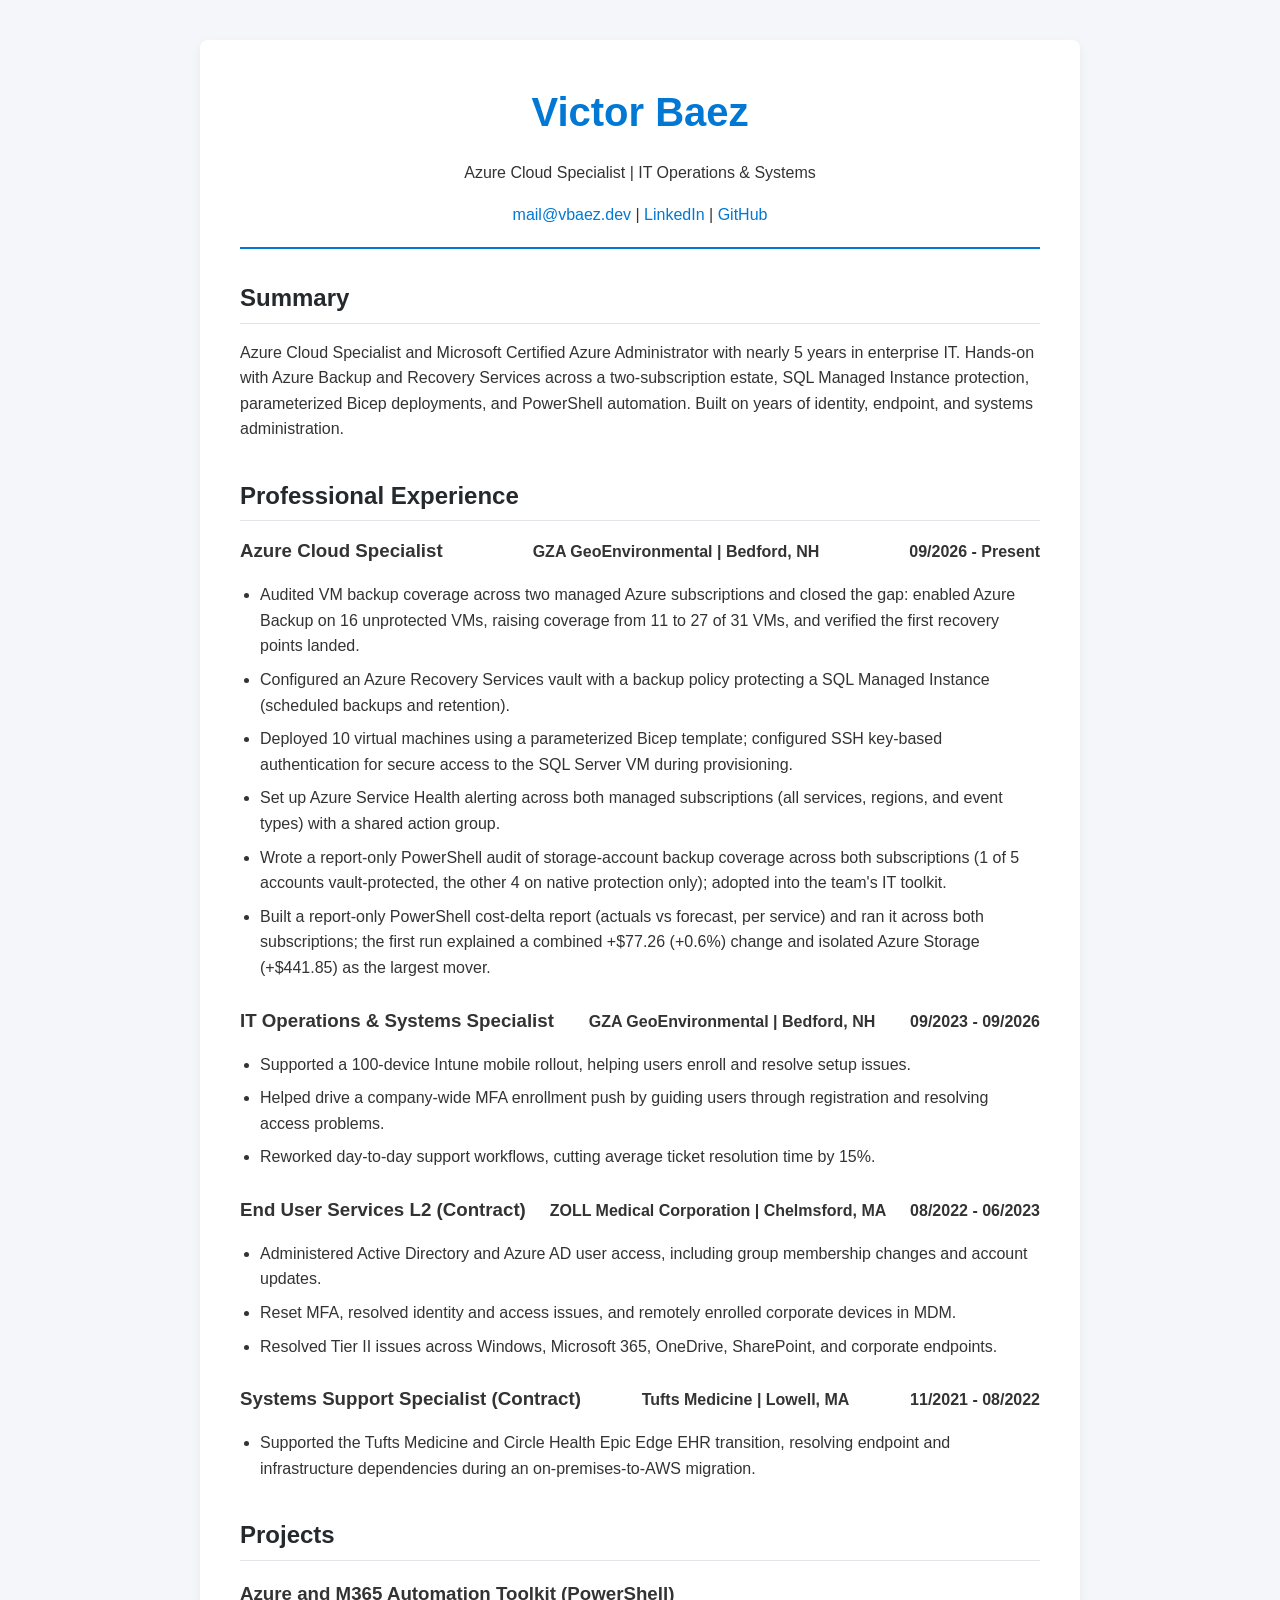
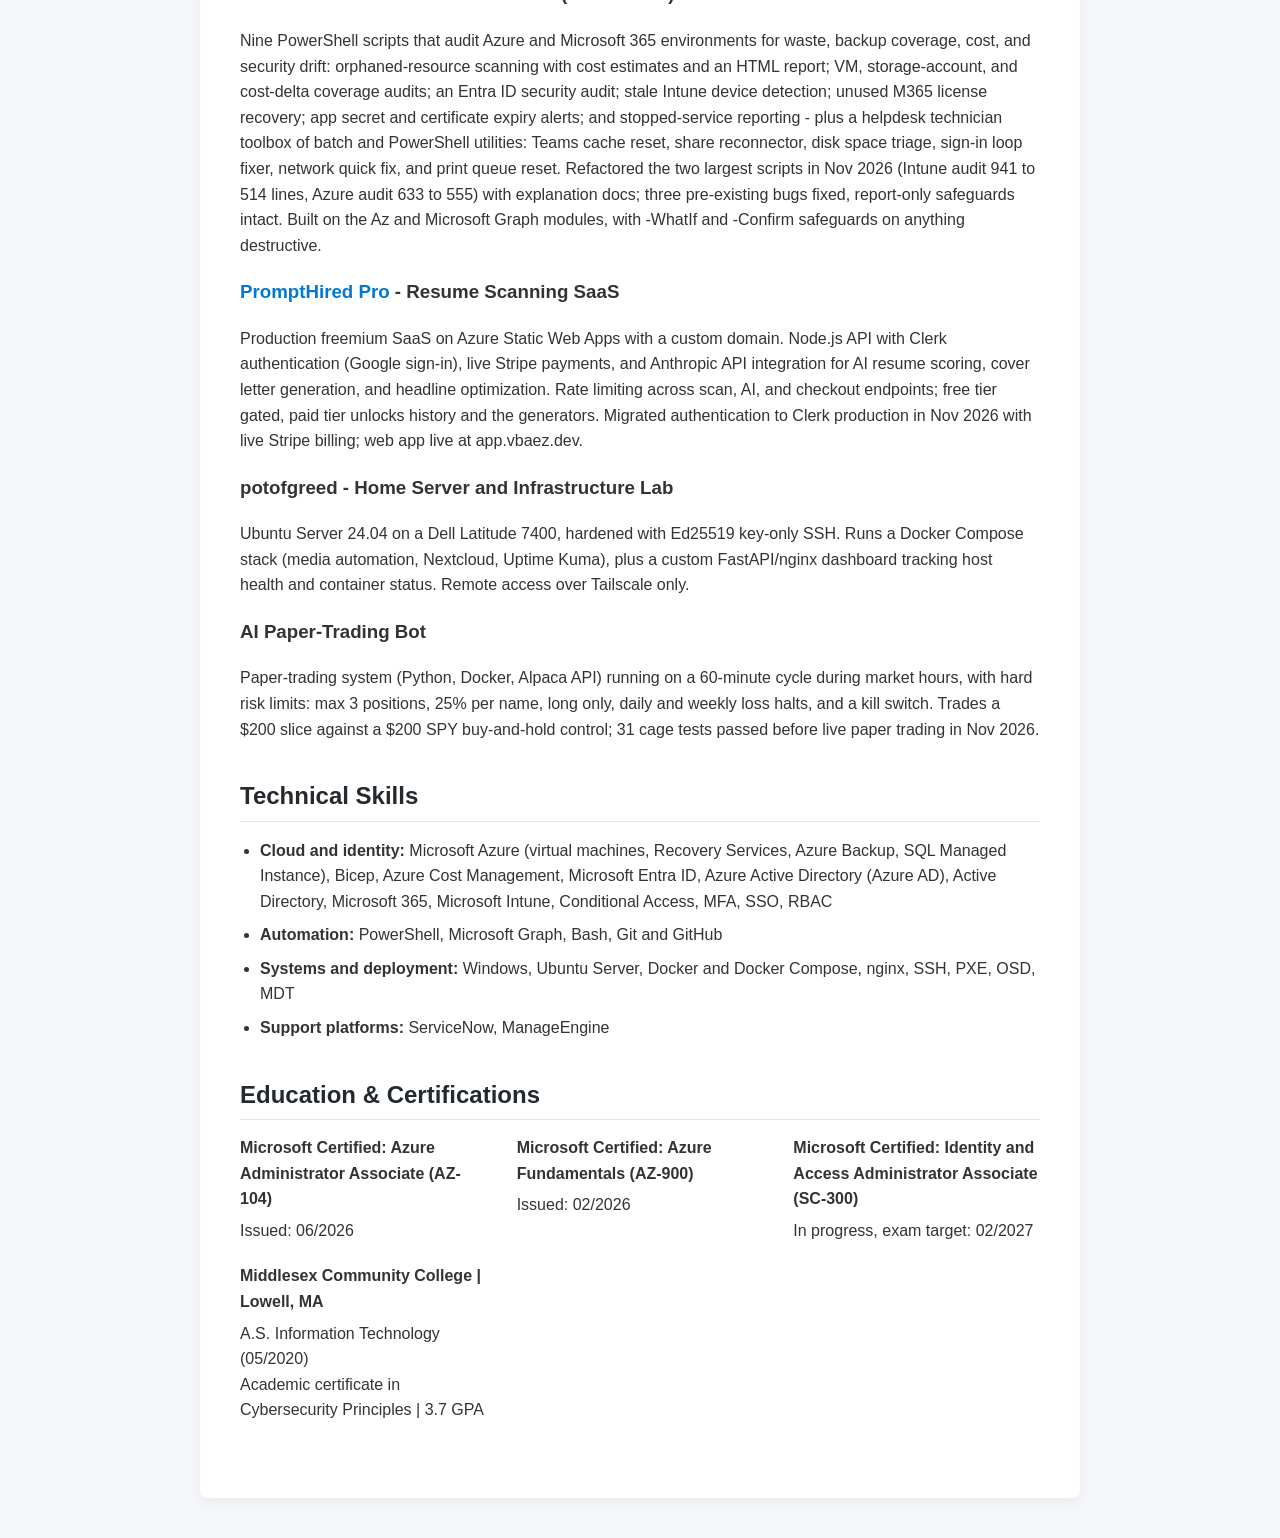
<file: index.html>
<!DOCTYPE html>
<html lang="en">
<head>
    <meta charset="UTF-8">
    <meta name="viewport" content="width=device-width, initial-scale=1.0">
    <title>Victor Baez - Resume</title>
    <meta name="description" content="Resume of Victor Baez, Azure Cloud Specialist and Microsoft Certified Azure Administrator: Azure Backup and Recovery Services, Bicep, PowerShell automation, identity and endpoint administration.">
    <meta property="og:type" content="profile">
    <meta property="og:site_name" content="Victor Baez">
    <meta property="og:title" content="Victor Baez - Azure Cloud Specialist">
    <meta property="og:description" content="Resume of Victor Baez, Azure Cloud Specialist and Microsoft Certified Azure Administrator: Azure Backup and Recovery Services, Bicep, PowerShell automation, identity and endpoint administration.">
    <meta property="profile:first_name" content="Victor">
    <meta property="profile:last_name" content="Baez">
    <meta name="twitter:card" content="summary">
    <link rel="icon" href="favicon.svg" type="image/svg+xml">
    <link rel="stylesheet" href="style.css">
</head>
<body>

    <main class="resume-container">

        <header class="resume-header">
            <h1>Victor Baez</h1>
            <p class="subtitle">Azure Cloud Specialist | IT Operations & Systems</p>
            <div class="contact-info">
                <span><a href="mailto:mail@vbaez.dev">mail@vbaez.dev</a></span> |
                <span><a href="https://www.linkedin.com/in/victor-baez-a855931a0" target="_blank">LinkedIn</a></span> |
                <span><a href="https://github.com/vicfire123" target="_blank">GitHub</a></span>
            </div>
        </header>

        <section id="summary">
            <h2>Summary</h2>
            <p>
                Azure Cloud Specialist and Microsoft Certified Azure Administrator with nearly 5 years in enterprise IT.
                Hands-on with Azure Backup and Recovery Services across a two-subscription estate, SQL Managed Instance
                protection, parameterized Bicep deployments, and PowerShell automation. Built on years of identity,
                endpoint, and systems administration.
            </p>
        </section>

        <section id="experience">
            <h2>Professional Experience</h2>

            <article class="job">
                <div class="job-header">
                    <h3>Azure Cloud Specialist</h3>
                    <span class="company-location">GZA GeoEnvironmental | Bedford, NH</span>
                    <span class="date">09/2026 - Present</span>
                </div>
                <ul>
                    <li>Audited VM backup coverage across two managed Azure subscriptions and closed the gap: enabled Azure Backup on 16 unprotected VMs, raising coverage from 11 to 27 of 31 VMs, and verified the first recovery points landed.</li>
                    <li>Configured an Azure Recovery Services vault with a backup policy protecting a SQL Managed Instance (scheduled backups and retention).</li>
                    <li>Deployed 10 virtual machines using a parameterized Bicep template; configured SSH key-based authentication for secure access to the SQL Server VM during provisioning.</li>
                    <li>Set up Azure Service Health alerting across both managed subscriptions (all services, regions, and event types) with a shared action group.</li>
                    <li>Wrote a report-only PowerShell audit of storage-account backup coverage across both subscriptions (1 of 5 accounts vault-protected, the other 4 on native protection only); adopted into the team's IT toolkit.</li>
                    <li>Built a report-only PowerShell cost-delta report (actuals vs forecast, per service) and ran it across both subscriptions; the first run explained a combined +$77.26 (+0.6%) change and isolated Azure Storage (+$441.85) as the largest mover.</li>
                </ul>
            </article>

            <article class="job">
                <div class="job-header">
                    <h3>IT Operations & Systems Specialist</h3>
                    <span class="company-location">GZA GeoEnvironmental | Bedford, NH</span>
                    <span class="date">09/2023 - 09/2026</span>
                </div>
                <ul>
                    <li>Supported a 100-device Intune mobile rollout, helping users enroll and resolve setup issues.</li>
                    <li>Helped drive a company-wide MFA enrollment push by guiding users through registration and resolving access problems.</li>
                    <li>Reworked day-to-day support workflows, cutting average ticket resolution time by 15%.</li>
                </ul>
            </article>

            <article class="job">
                <div class="job-header">
                    <h3>End User Services L2 (Contract)</h3>
                    <span class="company-location">ZOLL Medical Corporation | Chelmsford, MA</span>
                    <span class="date">08/2022 - 06/2023</span>
                </div>
                <ul>
                    <li>Administered Active Directory and Azure AD user access, including group membership changes and account updates.</li>
                    <li>Reset MFA, resolved identity and access issues, and remotely enrolled corporate devices in MDM.</li>
                    <li>Resolved Tier II issues across Windows, Microsoft 365, OneDrive, SharePoint, and corporate endpoints.</li>
                </ul>
            </article>

            <article class="job">
                <div class="job-header">
                    <h3>Systems Support Specialist (Contract)</h3>
                    <span class="company-location">Tufts Medicine | Lowell, MA</span>
                    <span class="date">11/2021 - 08/2022</span>
                </div>
                <ul>
                    <li>Supported the Tufts Medicine and Circle Health Epic Edge EHR transition, resolving endpoint and infrastructure dependencies during an on-premises-to-AWS migration.</li>
                </ul>
            </article>
        </section>

        <section id="projects">
            <h2>Projects</h2>

            <article class="project">
                <h3>Azure and M365 Automation Toolkit (PowerShell)</h3>
                <p>Nine PowerShell scripts that audit Azure and Microsoft 365 environments for waste, backup coverage, cost, and security drift: orphaned-resource scanning with cost estimates and an HTML report; VM, storage-account, and cost-delta coverage audits; an Entra ID security audit; stale Intune device detection; unused M365 license recovery; app secret and certificate expiry alerts; and stopped-service reporting - plus a helpdesk technician toolbox of batch and PowerShell utilities: Teams cache reset, share reconnector, disk space triage, sign-in loop fixer, network quick fix, and print queue reset. Refactored the two largest scripts in Nov 2026 (Intune audit 941 to 514 lines, Azure audit 633 to 555) with explanation docs; three pre-existing bugs fixed, report-only safeguards intact. Built on the Az and Microsoft Graph modules, with -WhatIf and -Confirm safeguards on anything destructive.</p>
            </article>

            <article class="project">
                <h3><a href="https://app.vbaez.dev" target="_blank" rel="noopener">PromptHired Pro</a> - Resume Scanning SaaS</h3>
                <p>Production freemium SaaS on Azure Static Web Apps with a custom domain. Node.js API with Clerk authentication (Google sign-in), live Stripe payments, and Anthropic API integration for AI resume scoring, cover letter generation, and headline optimization. Rate limiting across scan, AI, and checkout endpoints; free tier gated, paid tier unlocks history and the generators. Migrated authentication to Clerk production in Nov 2026 with live Stripe billing; web app live at app.vbaez.dev.</p>
            </article>

            <article class="project">
                <h3>potofgreed - Home Server and Infrastructure Lab</h3>
                <p>Ubuntu Server 24.04 on a Dell Latitude 7400, hardened with Ed25519 key-only SSH. Runs a Docker Compose stack (media automation, Nextcloud, Uptime Kuma), plus a custom FastAPI/nginx dashboard tracking host health and container status. Remote access over Tailscale only.</p>
            </article>

            <article class="project">
                <h3>AI Paper-Trading Bot</h3>
                <p>Paper-trading system (Python, Docker, Alpaca API) running on a 60-minute cycle during market hours, with hard risk limits: max 3 positions, 25% per name, long only, daily and weekly loss halts, and a kill switch. Trades a $200 slice against a $200 SPY buy-and-hold control; 31 cage tests passed before live paper trading in Nov 2026.</p>
            </article>
        </section>

        <section id="skills">
            <h2>Technical Skills</h2>
            <ul>
                <li><strong>Cloud and identity:</strong> Microsoft Azure (virtual machines, Recovery Services, Azure Backup, SQL Managed Instance), Bicep, Azure Cost Management, Microsoft Entra ID, Azure Active Directory (Azure AD), Active Directory, Microsoft 365, Microsoft Intune, Conditional Access, MFA, SSO, RBAC</li>
                <li><strong>Automation:</strong> PowerShell, Microsoft Graph, Bash, Git and GitHub</li>
                <li><strong>Systems and deployment:</strong> Windows, Ubuntu Server, Docker and Docker Compose, nginx, SSH, PXE, OSD, MDT</li>
                <li><strong>Support platforms:</strong> ServiceNow, ManageEngine</li>
            </ul>
        </section>

        <section id="education-certs">
            <h2>Education & Certifications</h2>
            <div class="education-grid">
                <article class="cert">
                    <h3>Microsoft Certified: Azure Administrator Associate (AZ-104)</h3>
                    <p>Issued: 06/2026</p>
                </article>

                <article class="cert">
                    <h3>Microsoft Certified: Azure Fundamentals (AZ-900)</h3>
                    <p>Issued: 02/2026</p>
                </article>

                <article class="cert">
                    <h3>Microsoft Certified: Identity and Access Administrator Associate (SC-300)</h3>
                    <p>In progress, exam target: 02/2027</p>
                </article>

                <article class="degree">
                    <h3>Middlesex Community College | Lowell, MA</h3>
                    <p>A.S. Information Technology (05/2020)</p>
                    <p>Academic certificate in Cybersecurity Principles | 3.7 GPA</p>
                </article>
            </div>
        </section>

    </main>

</body>
</html>
</file>
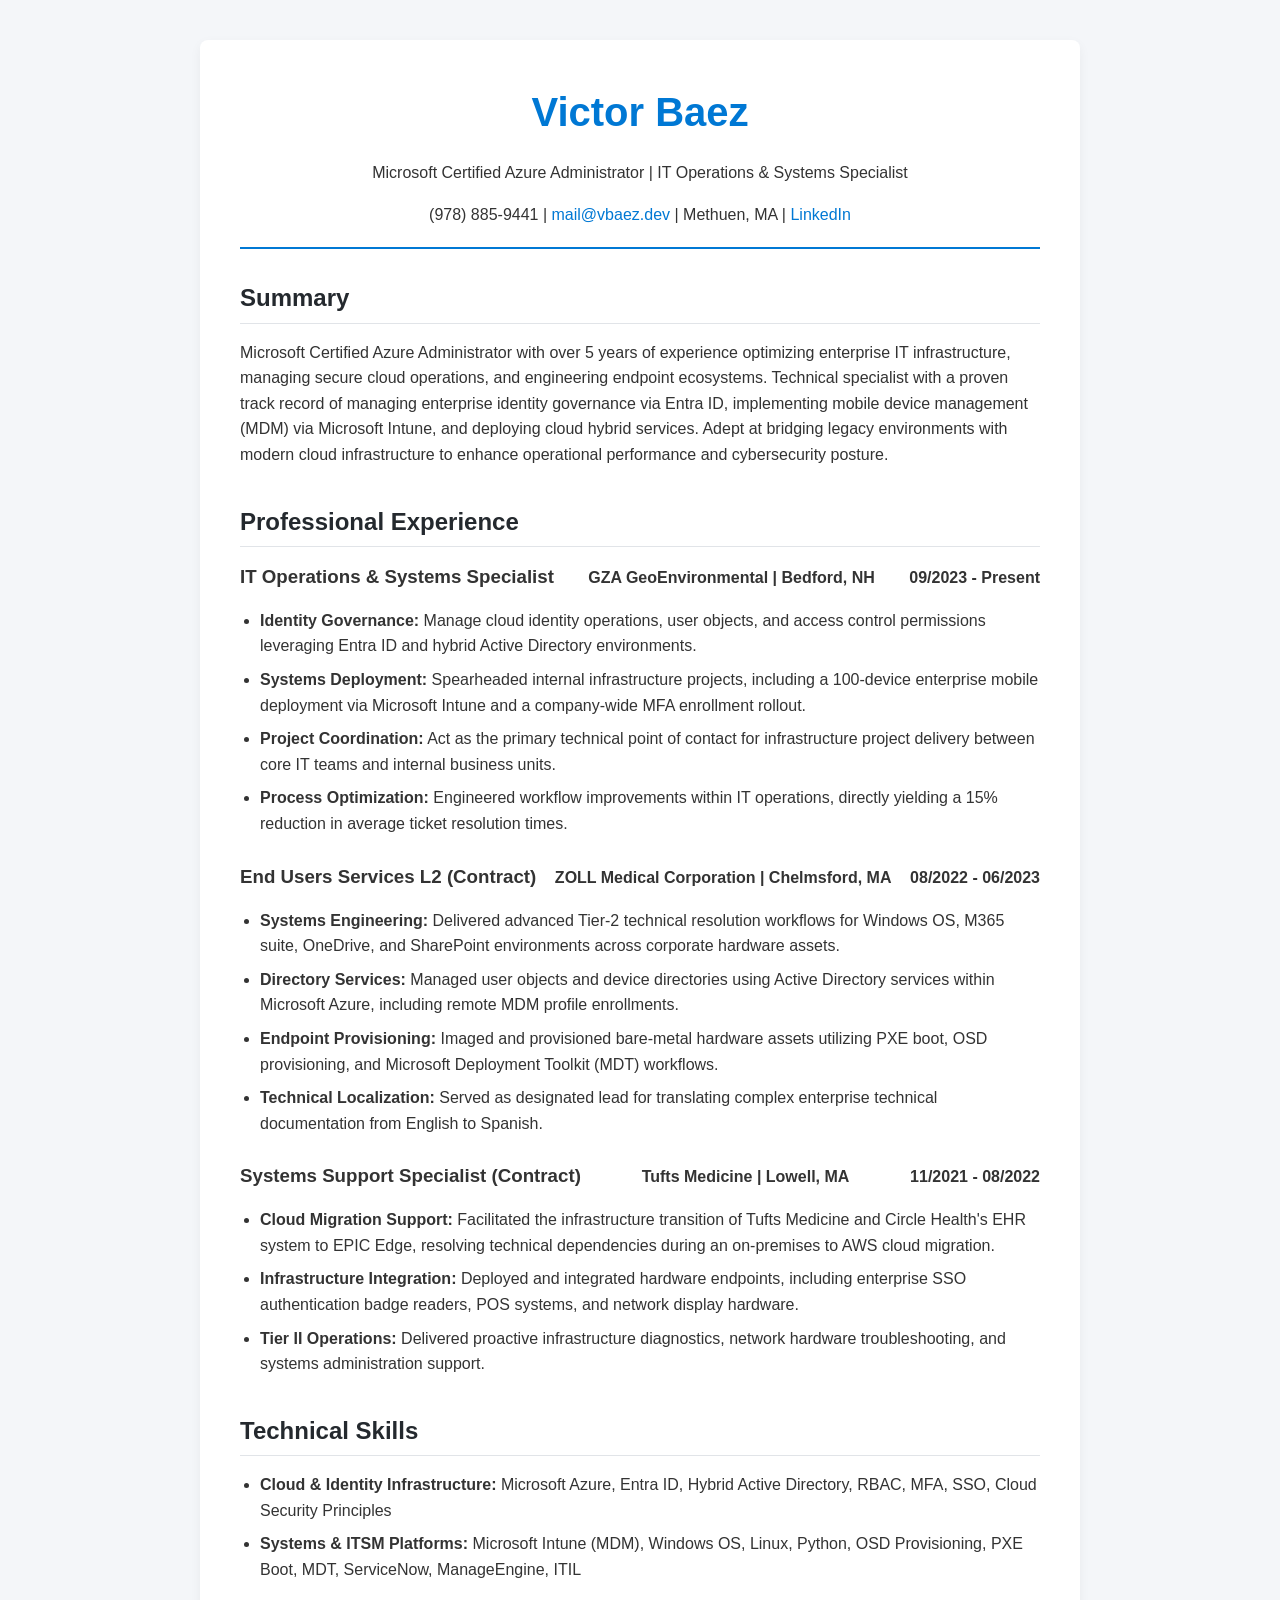
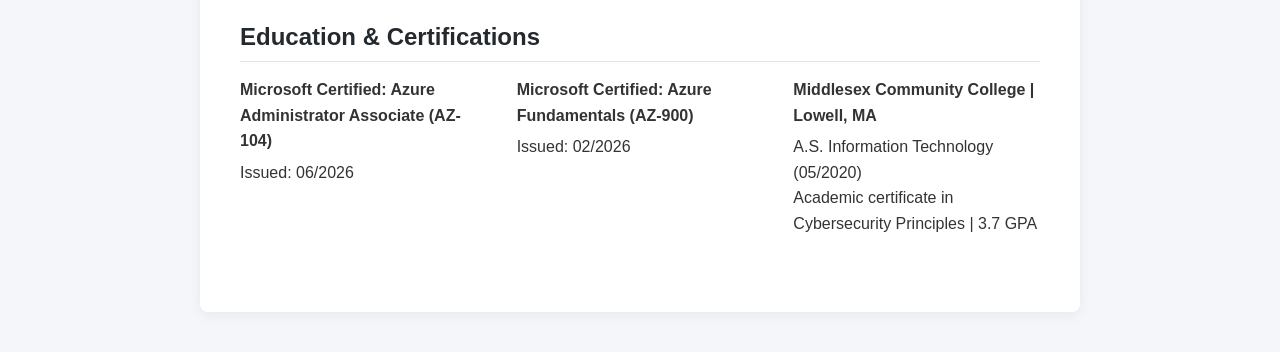
<file: VBaez_Index2.html>
<!DOCTYPE html>
<html lang="en">
<head>
    <meta charset="UTF-8">
    <meta name="viewport" content="width=device-width, initial-scale=1.0">
    <title>Victor Baez - Resume</title>
    <link rel="stylesheet" href="style.css">
</head>
<body>

    <main class="resume-container">

        <header class="resume-header">
            <h1>Victor Baez</h1> 
            <p class="subtitle">Microsoft Certified Azure Administrator | IT Operations & Systems Specialist</p> 
            <div class="contact-info">
                <span>(978) 885-9441</span> | 
                <span><a href="mailto:mail@vbaez.dev">mail@vbaez.dev</a></span> | 
                <span>Methuen, MA</span> | 
                <span><a href="https://linkedin.com" target="_blank">LinkedIn</a></span> 
            </div>
        </header>

        <section id="summary">
            <h2>Summary</h2> 
            <p>
                Microsoft Certified Azure Administrator with over 5 years of experience optimizing enterprise IT infrastructure, 
                managing secure cloud operations, and engineering endpoint ecosystems. Technical specialist with a proven 
                track record of managing enterprise identity governance via Entra ID, implementing mobile device management (MDM) 
                via Microsoft Intune, and deploying cloud hybrid services. Adept at bridging legacy environments with modern 
                cloud infrastructure to enhance operational performance and cybersecurity posture.
            </p>
        </section>

        <section id="experience">
            <h2>Professional Experience</h2> 

            <article class="job">
                <div class="job-header">
                    <h3>IT Operations & Systems Specialist</h3> 
                    <span class="company-location">GZA GeoEnvironmental | Bedford, NH</span> 
                    <span class="date">09/2023 - Present</span> 
                </div>
                <ul>
                    <li><strong>Identity Governance:</strong> Manage cloud identity operations, user objects, and access control permissions leveraging Entra ID and hybrid Active Directory environments.</li>
                    <li><strong>Systems Deployment:</strong> Spearheaded internal infrastructure projects, including a 100-device enterprise mobile deployment via Microsoft Intune and a company-wide MFA enrollment rollout.</li> 
                    <li><strong>Project Coordination:</strong> Act as the primary technical point of contact for infrastructure project delivery between core IT teams and internal business units.</li> 
                    <li><strong>Process Optimization:</strong> Engineered workflow improvements within IT operations, directly yielding a 15% reduction in average ticket resolution times.</li> 
                </ul>
            </article>

            <article class="job">
                <div class="job-header">
                    <h3>End Users Services L2 (Contract)</h3> 
                    <span class="company-location">ZOLL Medical Corporation | Chelmsford, MA</span> 
                    <span class="date">08/2022 - 06/2023</span> 
                </div>
                <ul>
                    <li><strong>Systems Engineering:</strong> Delivered advanced Tier-2 technical resolution workflows for Windows OS, M365 suite, OneDrive, and SharePoint environments across corporate hardware assets.</li> 
                    <li><strong>Directory Services:</strong> Managed user objects and device directories using Active Directory services within Microsoft Azure, including remote MDM profile enrollments.</li> 
                    <li><strong>Endpoint Provisioning:</strong> Imaged and provisioned bare-metal hardware assets utilizing PXE boot, OSD provisioning, and Microsoft Deployment Toolkit (MDT) workflows.</li> 
                    <li><strong>Technical Localization:</strong> Served as designated lead for translating complex enterprise technical documentation from English to Spanish.</li> 
                </ul>
            </article>

            <article class="job">
                <div class="job-header">
                    <h3>Systems Support Specialist (Contract)</h3> 
                    <span class="company-location">Tufts Medicine | Lowell, MA</span> 
                    <span class="date">11/2021 - 08/2022</span> 
                </div>
                <ul>
                    <li><strong>Cloud Migration Support:</strong> Facilitated the infrastructure transition of Tufts Medicine and Circle Health's EHR system to EPIC Edge, resolving technical dependencies during an on-premises to AWS cloud migration.</li>
                    <li><strong>Infrastructure Integration:</strong> Deployed and integrated hardware endpoints, including enterprise SSO authentication badge readers, POS systems, and network display hardware.</li>
                    <li><strong>Tier II Operations:</strong> Delivered proactive infrastructure diagnostics, network hardware troubleshooting, and systems administration support.</li>
                </ul>
            </article>
        </section>

        <section id="skills">
            <h2>Technical Skills</h2> 
            <ul>
                <li><strong>Cloud & Identity Infrastructure:</strong> Microsoft Azure, Entra ID, Hybrid Active Directory, RBAC, MFA, SSO, Cloud Security Principles</li> 
                <li><strong>Systems & ITSM Platforms:</strong> Microsoft Intune (MDM), Windows OS, Linux, Python, OSD Provisioning, PXE Boot, MDT, ServiceNow, ManageEngine, ITIL</li> 
            </ul>
        </section>

        <section id="education-certs">
            <h2>Education & Certifications</h2> 
            
            <div class="education-grid">
                <article class="cert">
                    <h3>Microsoft Certified: Azure Administrator Associate (AZ-104)</h3> 
                    <p>Issued: 06/2026</p> 
                </article>
                
                <article class="cert">
                    <h3>Microsoft Certified: Azure Fundamentals (AZ-900)</h3> 
                    <p>Issued: 02/2026</p> 
                </article>

                <article class="degree">
                    <h3>Middlesex Community College | Lowell, MA</h3> 
                    <p>A.S. Information Technology (05/2020)</p> 
                    <p>Academic certificate in Cybersecurity Principles | 3.7 GPA</p> 
                </article>
            </div>
        </section>

    </main>

</body>
</html>
</file>
<file: style.css>
body {
    font-family: 'Segoe UI', Tahoma, Geneva, Verdana, sans-serif;
    line-height: 1.6;
    background-color: #f4f6f9;
    color: #333333;
    margin: 0;
    padding: 40px 20px;
}

.resume-container {
    max-width: 800px;
    margin: 0 auto;
    background: #ffffff;
    padding: 40px;
    border-radius: 8px;
    box-shadow: 0 4px 12px rgba(0, 0, 0, 0.05);
}

.resume-header {
    text-align: center;
    border-bottom: 2px solid #0078d4;
    padding-bottom: 20px;
    margin-bottom: 30px;
}

.resume-header h1 {
    margin: 0 0 10px 0;
    color: #0078d4;
    font-size: 2.5rem;
}

.contact-info a {
    color: #0078d4;
    text-decoration: none;
}

.contact-info a:hover {
    text-decoration: underline;
}

section {
    margin-bottom: 35px;
}

section h2 {
    color: #24292e;
    border-bottom: 1px solid #e1e4e8;
    padding-bottom: 5px;
    margin-bottom: 15px;
}

.job {
    margin-bottom: 25px;
}

.job-header {
    display: flex;
    justify-content: space-between;
    flex-wrap: wrap;
    align-items: baseline;
    font-weight: bold;
}

.job-header h3 {
    margin: 0;
}

ul {
    padding-left: 20px;
}

li {
    margin-bottom: 8px;
}

.project a {
    color: #0078d4;
    text-decoration: none;
}

.project a:hover {
    text-decoration: underline;
}

.education-grid {
    display: grid;
    grid-template-columns: repeat(auto-fit, minmax(220px, 1fr));
    gap: 20px 30px;
}

.education-grid h3 {
    margin: 0 0 6px 0;
    font-size: 1rem;
}

.education-grid p {
    margin: 0;
}

@media (max-width: 600px) {
    body {
        padding: 0;
    }

    .resume-container {
        padding: 24px 16px;
        border-radius: 0;
        box-shadow: none;
    }

    .resume-header h1 {
        font-size: 2rem;
    }
}

@media print {
    @page {
        margin: 0.6in;
    }

    body {
        background: #ffffff;
        color: #000000;
        padding: 0;
        font-size: 10.5pt;
        line-height: 1.4;
    }

    .resume-container {
        max-width: none;
        padding: 0;
        border-radius: 0;
        box-shadow: none;
    }

    .resume-header {
        border-bottom-color: #000000;
        padding-bottom: 10px;
        margin-bottom: 16px;
    }

    .resume-header h1 {
        color: #000000;
        font-size: 22pt;
    }

    section {
        margin-bottom: 16px;
    }

    a {
        color: inherit !important;
        text-decoration: none;
    }

    /* Link text like "LinkedIn" is useless on paper, so print the address. */
    a[href^="http"]::after {
        content: " (" attr(href) ")";
        font-weight: normal;
        word-break: break-all;
    }

    h2,
    h3,
    .job-header {
        break-after: avoid;
    }

    .job,
    .project,
    .cert,
    .degree,
    li {
        break-inside: avoid;
    }
}
</file>
